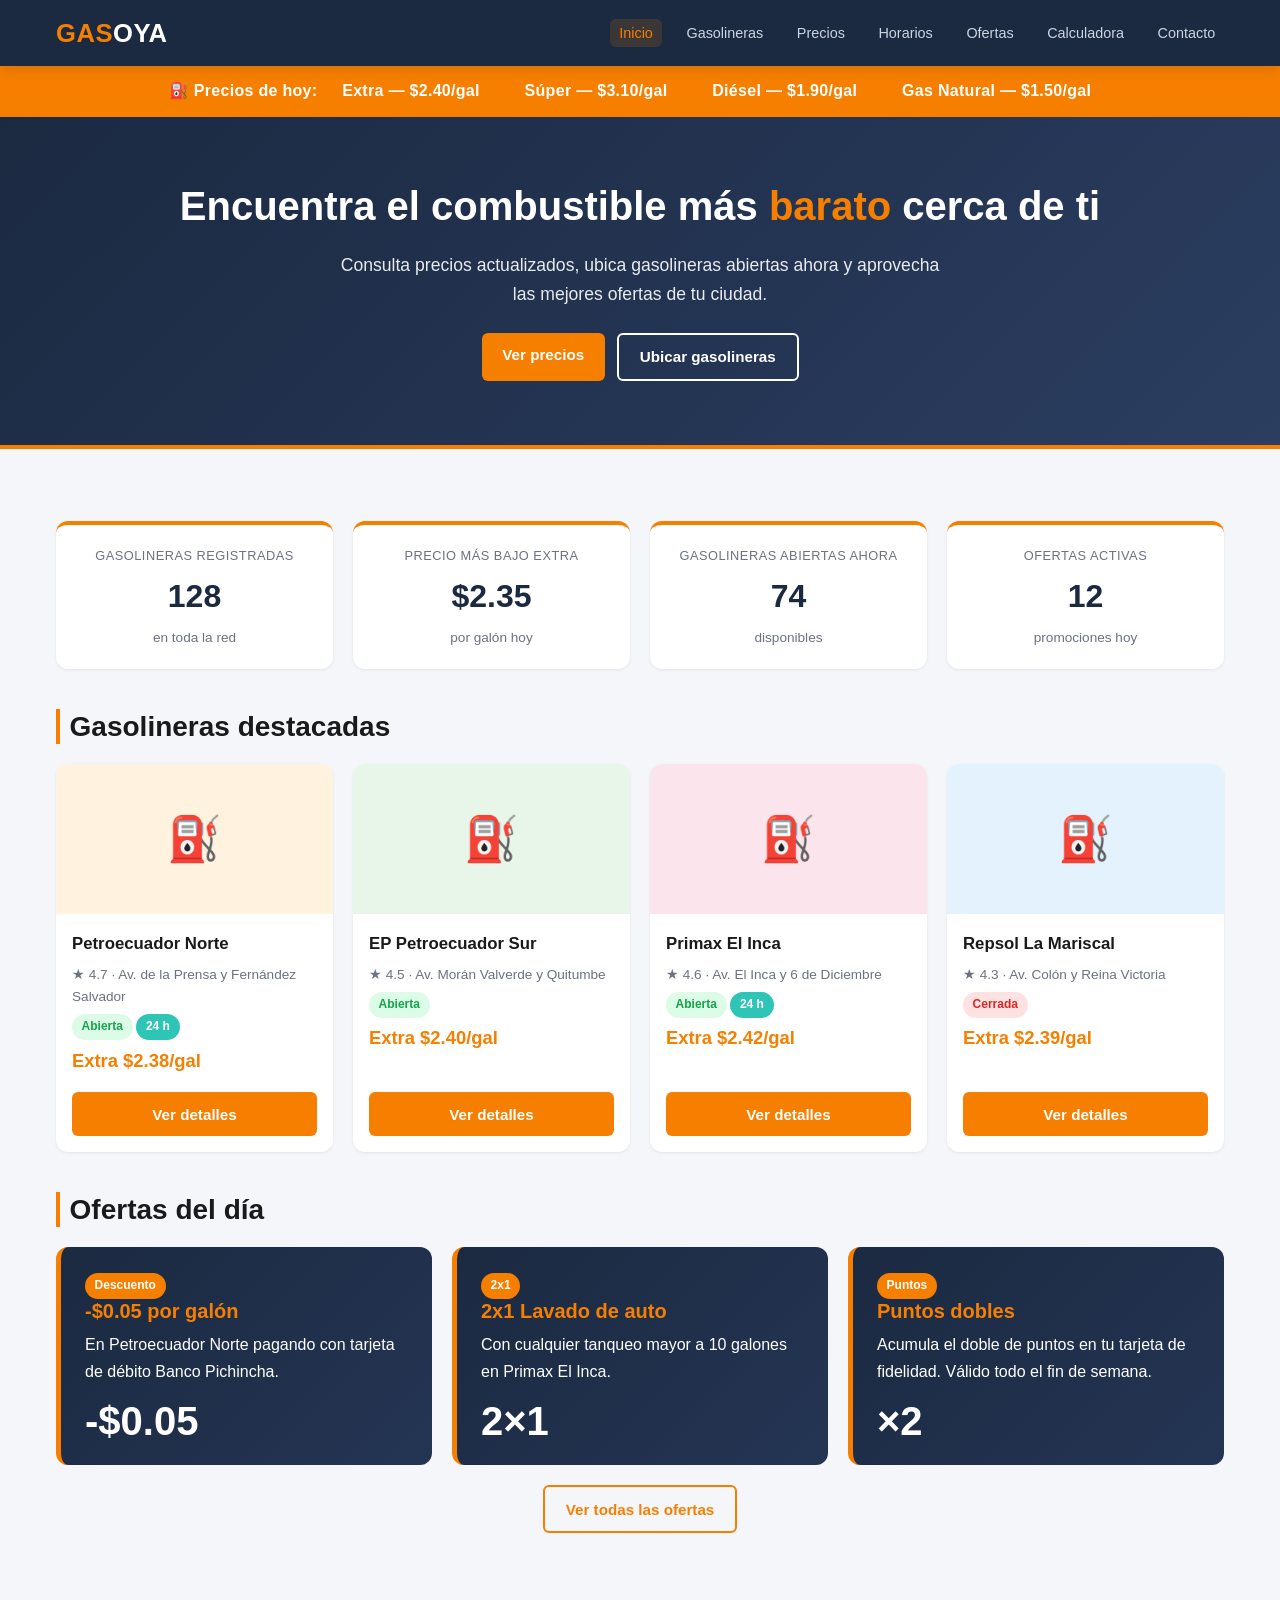
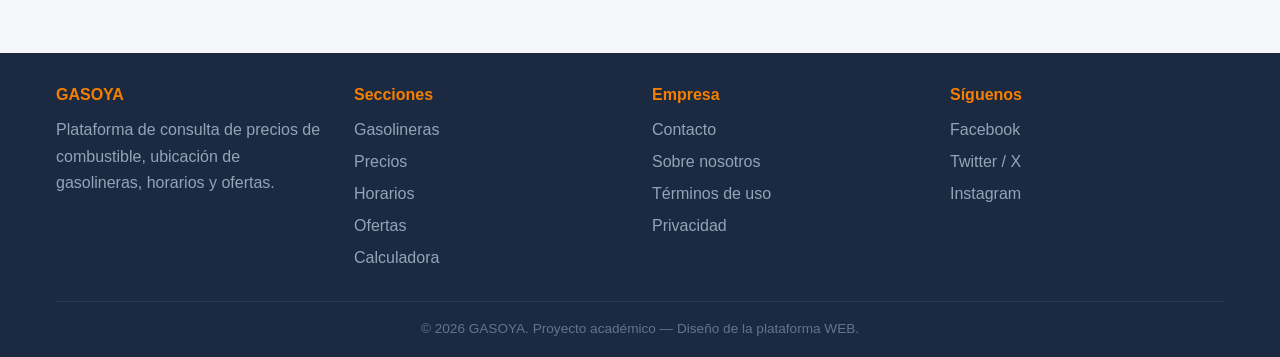
<file: site/index.html>
<!DOCTYPE html>
<html lang="es">
<head>
  <meta charset="UTF-8" />
  <meta name="viewport" content="width=device-width, initial-scale=1.0" />
  <meta name="description" content="GASOYA — Consulta precios de combustible, ubica gasolineras, revisa horarios y aprovecha ofertas." />
  <title>GASOYA — Precios de combustible en línea</title>
  <link rel="stylesheet" href="css/base.css" />
  <link rel="stylesheet" href="css/layout.css" />
  <link rel="stylesheet" href="css/components.css" />
  <link rel="stylesheet" href="css/pages.css" />
</head>
<body>

  <header class="site-header">
    <div class="container">
      <a href="index.html" class="site-logo">GAS<span>OYA</span></a>

      <nav class="main-nav" aria-label="Navegación principal">
        <ul>
          <li><a href="index.html" class="active">Inicio</a></li>
          <li><a href="pages/gasolineras.html">Gasolineras</a></li>
          <li><a href="pages/precios.html">Precios</a></li>
          <li><a href="pages/horarios.html">Horarios</a></li>
          <li><a href="pages/ofertas.html">Ofertas</a></li>
          <li><a href="pages/calculadora.html">Calculadora</a></li>
          <li><a href="pages/contacto.html">Contacto</a></li>
        </ul>
      </nav>
    </div>
  </header>

  <!-- Banda de precios del día -->
  <div class="price-band">
    ⛽ Precios de hoy:
    <span>Extra — $2.40/gal</span>
    <span>Súper — $3.10/gal</span>
    <span>Diésel — $1.90/gal</span>
    <span>Gas Natural — $1.50/gal</span>
  </div>

  <section class="hero">
    <div class="container">
      <h1>Encuentra el combustible más <span>barato</span> cerca de ti</h1>
      <p>Consulta precios actualizados, ubica gasolineras abiertas ahora y aprovecha las mejores ofertas de tu ciudad.</p>
      <div class="hero-actions">
        <a href="pages/precios.html" class="btn btn-primary">Ver precios</a>
        <a href="pages/gasolineras.html" class="btn btn-outline-white">Ubicar gasolineras</a>
      </div>
    </div>
  </section>

  <main>
    <div class="container">

      <!-- Estadísticas rápidas -->
      <section class="section">
        <div class="grid grid-stats">
          <div class="stat-box">
            <div class="stat-label">Gasolineras registradas</div>
            <div class="stat-value">128</div>
            <div class="stat-unit">en toda la red</div>
          </div>
          <div class="stat-box">
            <div class="stat-label">Precio más bajo Extra</div>
            <div class="stat-value">$2.35</div>
            <div class="stat-unit">por galón hoy</div>
          </div>
          <div class="stat-box">
            <div class="stat-label">Gasolineras abiertas ahora</div>
            <div class="stat-value">74</div>
            <div class="stat-unit">disponibles</div>
          </div>
          <div class="stat-box">
            <div class="stat-label">Ofertas activas</div>
            <div class="stat-value">12</div>
            <div class="stat-unit">promociones hoy</div>
          </div>
        </div>
      </section>

      <!-- Gasolineras destacadas -->
      <section class="section">
        <h2 class="section-title">Gasolineras destacadas</h2>
        <div class="grid grid-cards">
          <article class="card">
            <div class="card-img" style="background-color:#FFF3E0;">⛽</div>
            <div class="card-body">
              <div class="card-title">Petroecuador Norte</div>
              <div class="card-meta">★ 4.7 · Av. de la Prensa y Fernández Salvador</div>
              <div class="card-meta"><span class="badge badge-open">Abierta</span> <span class="badge badge-24h">24 h</span></div>
              <div class="card-price">Extra $2.38/gal</div>
            </div>
            <div class="card-foot">
              <a href="pages/gasolineras.html" class="btn btn-primary btn-block">Ver detalles</a>
            </div>
          </article>

          <article class="card">
            <div class="card-img" style="background-color:#E8F5E9;">⛽</div>
            <div class="card-body">
              <div class="card-title">EP Petroecuador Sur</div>
              <div class="card-meta">★ 4.5 · Av. Morán Valverde y Quitumbe</div>
              <div class="card-meta"><span class="badge badge-open">Abierta</span></div>
              <div class="card-price">Extra $2.40/gal</div>
            </div>
            <div class="card-foot">
              <a href="pages/gasolineras.html" class="btn btn-primary btn-block">Ver detalles</a>
            </div>
          </article>

          <article class="card">
            <div class="card-img" style="background-color:#FCE4EC;">⛽</div>
            <div class="card-body">
              <div class="card-title">Primax El Inca</div>
              <div class="card-meta">★ 4.6 · Av. El Inca y 6 de Diciembre</div>
              <div class="card-meta"><span class="badge badge-open">Abierta</span> <span class="badge badge-24h">24 h</span></div>
              <div class="card-price">Extra $2.42/gal</div>
            </div>
            <div class="card-foot">
              <a href="pages/gasolineras.html" class="btn btn-primary btn-block">Ver detalles</a>
            </div>
          </article>

          <article class="card">
            <div class="card-img" style="background-color:#E3F2FD;">⛽</div>
            <div class="card-body">
              <div class="card-title">Repsol La Mariscal</div>
              <div class="card-meta">★ 4.3 · Av. Colón y Reina Victoria</div>
              <div class="card-meta"><span class="badge badge-closed">Cerrada</span></div>
              <div class="card-price">Extra $2.39/gal</div>
            </div>
            <div class="card-foot">
              <a href="pages/gasolineras.html" class="btn btn-primary btn-block">Ver detalles</a>
            </div>
          </article>
        </div>
      </section>

      <!-- Ofertas del día -->
      <section class="section">
        <h2 class="section-title">Ofertas del día</h2>
        <div class="grid grid-offers">
          <div class="offer-card">
            <span class="badge badge-offer">Descuento</span>
            <h3>-$0.05 por galón</h3>
            <p>En Petroecuador Norte pagando con tarjeta de débito Banco Pichincha.</p>
            <div class="discount">-$0.05</div>
          </div>
          <div class="offer-card">
            <span class="badge badge-offer">2x1</span>
            <h3>2x1 Lavado de auto</h3>
            <p>Con cualquier tanqueo mayor a 10 galones en Primax El Inca.</p>
            <div class="discount">2×1</div>
          </div>
          <div class="offer-card">
            <span class="badge badge-offer">Puntos</span>
            <h3>Puntos dobles</h3>
            <p>Acumula el doble de puntos en tu tarjeta de fidelidad. Válido todo el fin de semana.</p>
            <div class="discount">×2</div>
          </div>
        </div>
        <div style="text-align:center; margin-top:1.25rem;">
          <a href="pages/ofertas.html" class="btn btn-outline">Ver todas las ofertas</a>
        </div>
      </section>

    </div>
  </main>

  <footer class="site-footer">
    <div class="container">
      <div class="footer-cols">
        <div>
          <h4>GASOYA</h4>
          <p>Plataforma de consulta de precios de combustible, ubicación de gasolineras, horarios y ofertas.</p>
        </div>
        <div>
          <h4>Secciones</h4>
          <ul>
            <li><a href="pages/gasolineras.html">Gasolineras</a></li>
            <li><a href="pages/precios.html">Precios</a></li>
            <li><a href="pages/horarios.html">Horarios</a></li>
            <li><a href="pages/ofertas.html">Ofertas</a></li>
            <li><a href="pages/calculadora.html">Calculadora</a></li>
          </ul>
        </div>
        <div>
          <h4>Empresa</h4>
          <ul>
            <li><a href="pages/contacto.html">Contacto</a></li>
            <li><a href="#">Sobre nosotros</a></li>
            <li><a href="#">Términos de uso</a></li>
            <li><a href="#">Privacidad</a></li>
          </ul>
        </div>
        <div>
          <h4>Síguenos</h4>
          <ul>
            <li><a href="#">Facebook</a></li>
            <li><a href="#">Twitter / X</a></li>
            <li><a href="#">Instagram</a></li>
          </ul>
        </div>
      </div>
      <div class="footer-bottom">
        &copy; 2026 GASOYA. Proyecto académico — Diseño de la plataforma WEB.
      </div>
    </div>
  </footer>

</body>
</html>
</file>
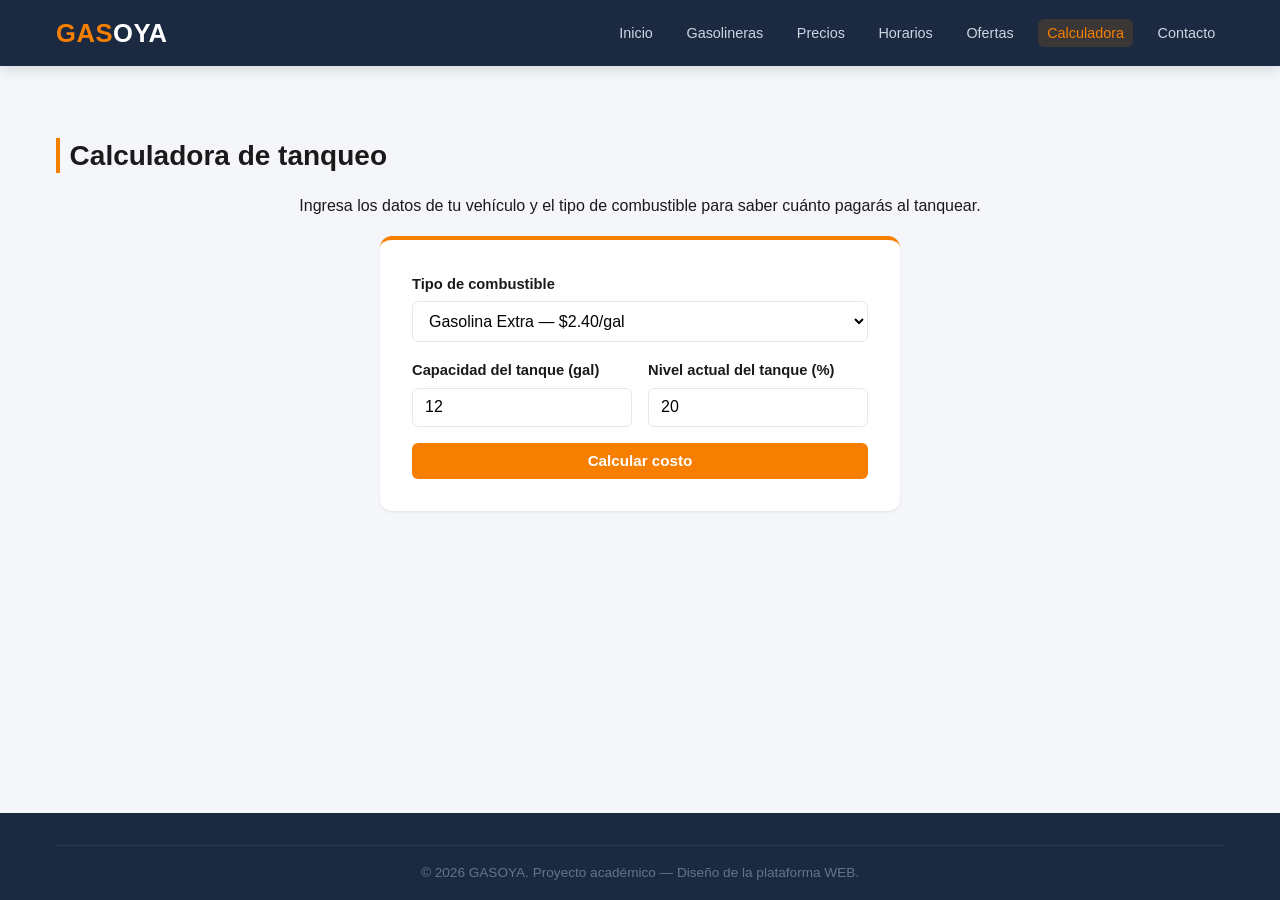
<file: site/pages/calculadora.html>
<!DOCTYPE html>
<html lang="es">
<head>
  <meta charset="UTF-8" />
  <meta name="viewport" content="width=device-width, initial-scale=1.0" />
  <title>Calculadora — GASOYA</title>
  <link rel="stylesheet" href="../css/base.css" />
  <link rel="stylesheet" href="../css/layout.css" />
  <link rel="stylesheet" href="../css/components.css" />
  <link rel="stylesheet" href="../css/pages.css" />
</head>
<body>
  <header class="site-header">
    <div class="container">
      <a href="../index.html" class="site-logo">GAS<span>OYA</span></a>
      <nav class="main-nav">
        <ul>
          <li><a href="../index.html">Inicio</a></li>
          <li><a href="gasolineras.html">Gasolineras</a></li>
          <li><a href="precios.html">Precios</a></li>
          <li><a href="horarios.html">Horarios</a></li>
          <li><a href="ofertas.html">Ofertas</a></li>
          <li><a href="calculadora.html" class="active">Calculadora</a></li>
          <li><a href="contacto.html">Contacto</a></li>
        </ul>
      </nav>
    </div>
  </header>

  <main>
    <div class="container">
      <section class="section">
        <h2 class="section-title">Calculadora de tanqueo</h2>
        <p style="text-align:center;">Ingresa los datos de tu vehículo y el tipo de combustible para saber cuánto pagarás al tanquear.</p>

        <div class="calc-box">
          <div class="form-row">
            <label class="form-label" for="tipo">Tipo de combustible</label>
            <select class="form-select" id="tipo">
              <option value="2.40">Gasolina Extra — $2.40/gal</option>
              <option value="3.10">Gasolina Súper — $3.10/gal</option>
              <option value="1.90">Diésel — $1.90/gal</option>
              <option value="1.50">Gas Natural — $1.50/gal</option>
            </select>
          </div>

          <div class="form-row two-cols">
            <div>
              <label class="form-label" for="capacidad">Capacidad del tanque (gal)</label>
              <input class="form-input" id="capacidad" type="number" min="1" max="100" value="12" />
            </div>
            <div>
              <label class="form-label" for="nivel">Nivel actual del tanque (%)</label>
              <input class="form-input" id="nivel" type="number" min="0" max="100" value="20" />
            </div>
          </div>

          <button class="btn btn-primary btn-block" type="button" onclick="calcular()">Calcular costo</button>

          <div class="calc-result" id="resultado"></div>
        </div>
      </section>
    </div>
  </main>

  <footer class="site-footer">
    <div class="container">
      <div class="footer-bottom">&copy; 2026 GASOYA. Proyecto académico — Diseño de la plataforma WEB.</div>
    </div>
  </footer>

  <script>
    function calcular() {
      var precio    = parseFloat(document.getElementById('tipo').value);
      var capacidad = parseFloat(document.getElementById('capacidad').value);
      var nivel     = parseFloat(document.getElementById('nivel').value);

      if (isNaN(capacidad) || isNaN(nivel) || capacidad <= 0 || nivel < 0 || nivel > 100) {
        alert('Por favor ingresa valores válidos.');
        return;
      }

      var galonesFaltantes = capacidad * ((100 - nivel) / 100);
      var costo = galonesFaltantes * precio;
      var div = document.getElementById('resultado');
      div.style.display = 'block';
      div.innerHTML =
        '⛽ Necesitas <strong>' + galonesFaltantes.toFixed(2) + ' galones</strong> para llenar el tanque.<br>' +
        '💰 Costo estimado: <strong>$' + costo.toFixed(2) + '</strong>';
    }
  </script>
</body>
</html>
</file>
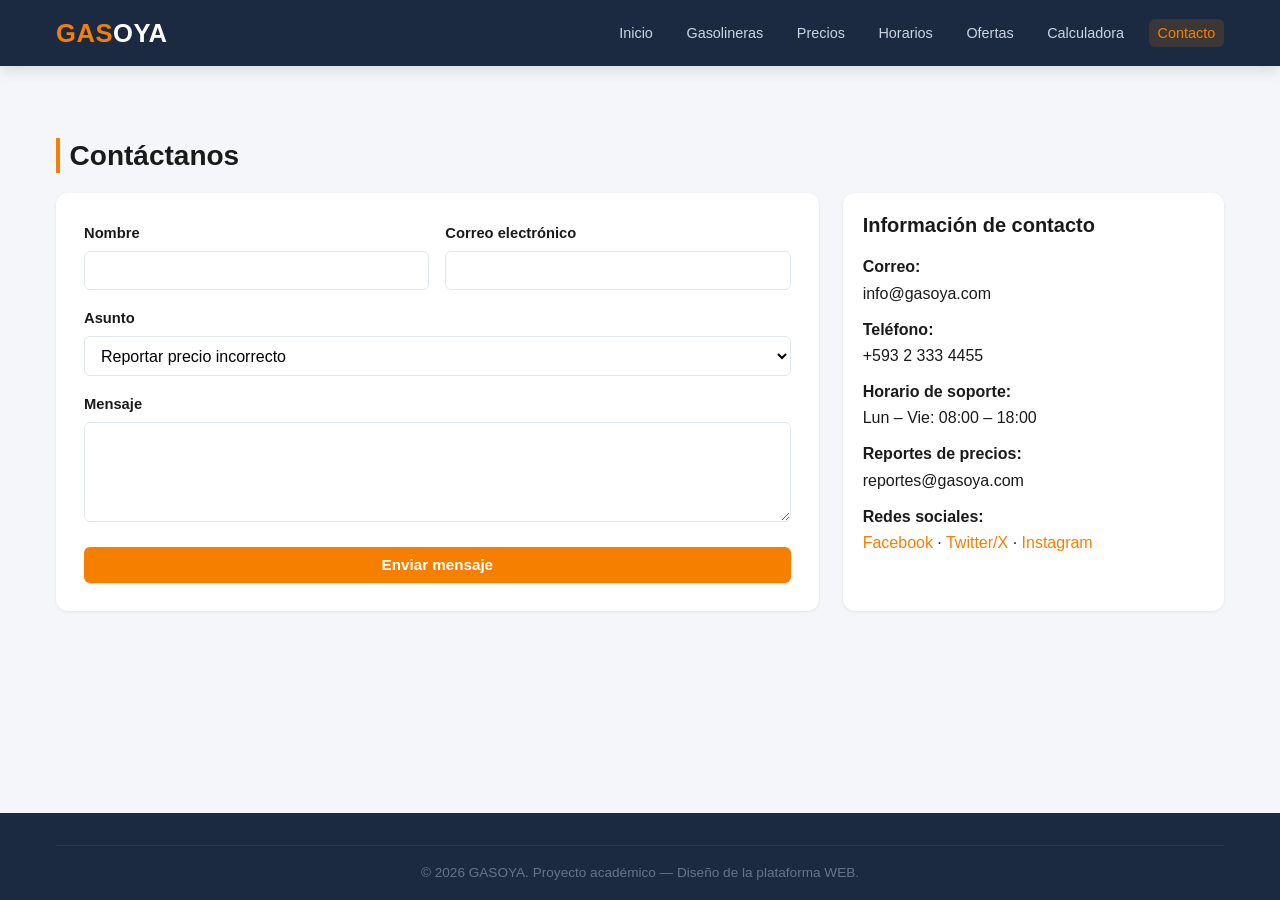
<file: site/pages/contacto.html>
<!DOCTYPE html>
<html lang="es">
<head>
  <meta charset="UTF-8" />
  <meta name="viewport" content="width=device-width, initial-scale=1.0" />
  <title>Contacto — GASOYA</title>
  <link rel="stylesheet" href="../css/base.css" />
  <link rel="stylesheet" href="../css/layout.css" />
  <link rel="stylesheet" href="../css/components.css" />
  <link rel="stylesheet" href="../css/pages.css" />
</head>
<body>
  <header class="site-header">
    <div class="container">
      <a href="../index.html" class="site-logo">GAS<span>OYA</span></a>
      <nav class="main-nav">
        <ul>
          <li><a href="../index.html">Inicio</a></li>
          <li><a href="gasolineras.html">Gasolineras</a></li>
          <li><a href="precios.html">Precios</a></li>
          <li><a href="horarios.html">Horarios</a></li>
          <li><a href="ofertas.html">Ofertas</a></li>
          <li><a href="calculadora.html">Calculadora</a></li>
          <li><a href="contacto.html" class="active">Contacto</a></li>
        </ul>
      </nav>
    </div>
  </header>

  <main>
    <div class="container">
      <section class="section">
        <h2 class="section-title">Contáctanos</h2>

        <div class="info-grid">
          <form class="form" onsubmit="event.preventDefault(); alert('Mensaje enviado (simulación). Funcionalidad real en la Entrega Final con Spring Boot.');">
            <div class="form-row two-cols">
              <div>
                <label class="form-label" for="nombre">Nombre</label>
                <input class="form-input" id="nombre" type="text" required />
              </div>
              <div>
                <label class="form-label" for="email">Correo electrónico</label>
                <input class="form-input" id="email" type="email" required />
              </div>
            </div>
            <div class="form-row">
              <label class="form-label" for="asunto">Asunto</label>
              <select class="form-select" id="asunto">
                <option>Reportar precio incorrecto</option>
                <option>Agregar una gasolinera</option>
                <option>Consulta general</option>
                <option>Problema técnico</option>
              </select>
            </div>
            <div class="form-row">
              <label class="form-label" for="mensaje">Mensaje</label>
              <textarea class="form-textarea" id="mensaje" required></textarea>
            </div>
            <button type="submit" class="btn btn-primary btn-block">Enviar mensaje</button>
          </form>

          <aside class="info-box">
            <h3>Información de contacto</h3>
            <p><strong>Correo:</strong><br />info@gasoya.com</p>
            <p><strong>Teléfono:</strong><br />+593 2 333 4455</p>
            <p><strong>Horario de soporte:</strong><br />Lun – Vie: 08:00 – 18:00</p>
            <p><strong>Reportes de precios:</strong><br />reportes@gasoya.com</p>
            <p><strong>Redes sociales:</strong><br />
              <a href="#">Facebook</a> ·
              <a href="#">Twitter/X</a> ·
              <a href="#">Instagram</a>
            </p>
          </aside>
        </div>
      </section>
    </div>
  </main>

  <footer class="site-footer">
    <div class="container">
      <div class="footer-bottom">&copy; 2026 GASOYA. Proyecto académico — Diseño de la plataforma WEB.</div>
    </div>
  </footer>
</body>
</html>
</file>
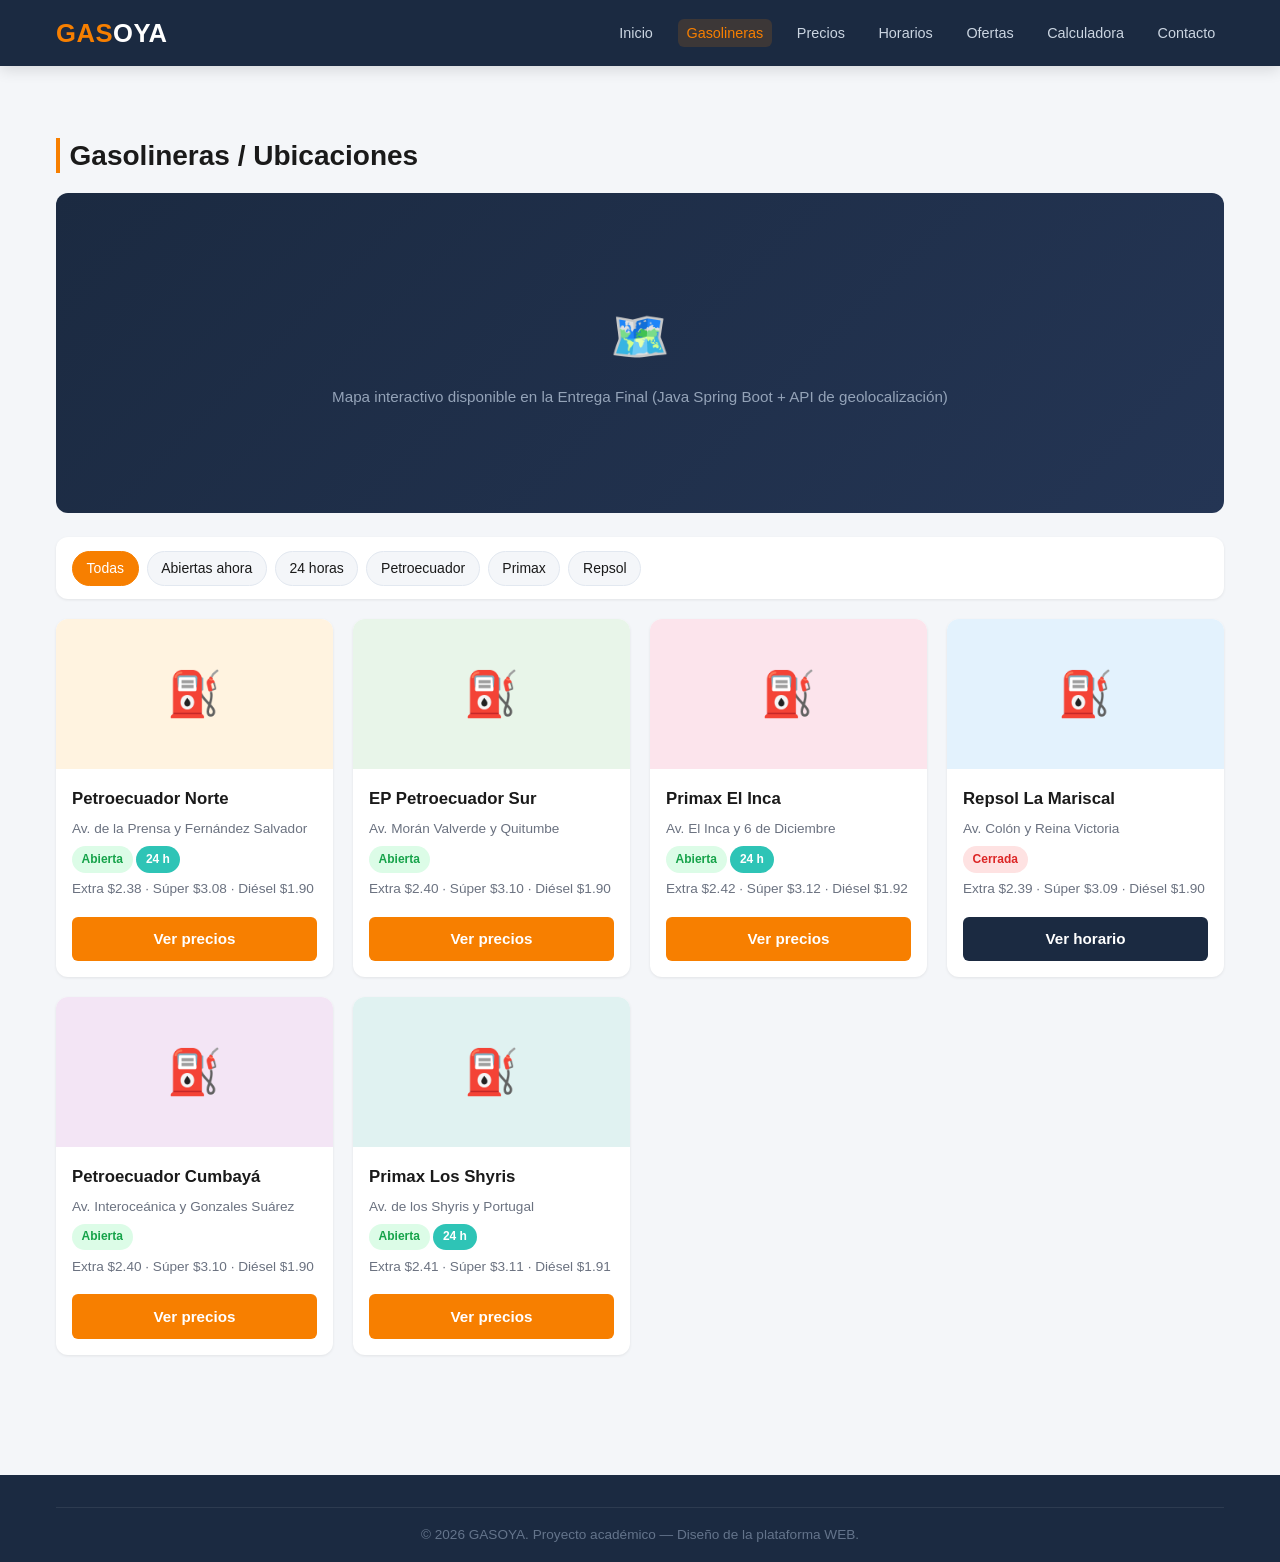
<file: site/pages/gasolineras.html>
<!DOCTYPE html>
<html lang="es">
<head>
  <meta charset="UTF-8" />
  <meta name="viewport" content="width=device-width, initial-scale=1.0" />
  <title>Gasolineras — GASOYA</title>
  <link rel="stylesheet" href="../css/base.css" />
  <link rel="stylesheet" href="../css/layout.css" />
  <link rel="stylesheet" href="../css/components.css" />
  <link rel="stylesheet" href="../css/pages.css" />
</head>
<body>
  <header class="site-header">
    <div class="container">
      <a href="../index.html" class="site-logo">GAS<span>OYA</span></a>
      <nav class="main-nav">
        <ul>
          <li><a href="../index.html">Inicio</a></li>
          <li><a href="gasolineras.html" class="active">Gasolineras</a></li>
          <li><a href="precios.html">Precios</a></li>
          <li><a href="horarios.html">Horarios</a></li>
          <li><a href="ofertas.html">Ofertas</a></li>
          <li><a href="calculadora.html">Calculadora</a></li>
          <li><a href="contacto.html">Contacto</a></li>
        </ul>
      </nav>
    </div>
  </header>

  <main>
    <div class="container">

      <section class="section">
        <h2 class="section-title">Gasolineras / Ubicaciones</h2>

        <!-- Mapa placeholder -->
        <div class="map-placeholder" style="margin-bottom:1.5rem;">
          <div class="map-icon">🗺️</div>
          <div>Mapa interactivo disponible en la Entrega Final (Java Spring Boot + API de geolocalización)</div>
        </div>

        <!-- Filtros -->
        <div class="filters">
          <span class="filter-chip active">Todas</span>
          <span class="filter-chip">Abiertas ahora</span>
          <span class="filter-chip">24 horas</span>
          <span class="filter-chip">Petroecuador</span>
          <span class="filter-chip">Primax</span>
          <span class="filter-chip">Repsol</span>
        </div>

        <div class="grid grid-cards">
          <article class="card">
            <div class="card-img" style="background-color:#FFF3E0;">⛽</div>
            <div class="card-body">
              <div class="card-title">Petroecuador Norte</div>
              <div class="card-meta">Av. de la Prensa y Fernández Salvador</div>
              <div class="card-meta"><span class="badge badge-open">Abierta</span> <span class="badge badge-24h">24 h</span></div>
              <div class="card-meta">Extra $2.38 · Súper $3.08 · Diésel $1.90</div>
            </div>
            <div class="card-foot">
              <a href="precios.html" class="btn btn-primary btn-block">Ver precios</a>
            </div>
          </article>

          <article class="card">
            <div class="card-img" style="background-color:#E8F5E9;">⛽</div>
            <div class="card-body">
              <div class="card-title">EP Petroecuador Sur</div>
              <div class="card-meta">Av. Morán Valverde y Quitumbe</div>
              <div class="card-meta"><span class="badge badge-open">Abierta</span></div>
              <div class="card-meta">Extra $2.40 · Súper $3.10 · Diésel $1.90</div>
            </div>
            <div class="card-foot">
              <a href="precios.html" class="btn btn-primary btn-block">Ver precios</a>
            </div>
          </article>

          <article class="card">
            <div class="card-img" style="background-color:#FCE4EC;">⛽</div>
            <div class="card-body">
              <div class="card-title">Primax El Inca</div>
              <div class="card-meta">Av. El Inca y 6 de Diciembre</div>
              <div class="card-meta"><span class="badge badge-open">Abierta</span> <span class="badge badge-24h">24 h</span></div>
              <div class="card-meta">Extra $2.42 · Súper $3.12 · Diésel $1.92</div>
            </div>
            <div class="card-foot">
              <a href="precios.html" class="btn btn-primary btn-block">Ver precios</a>
            </div>
          </article>

          <article class="card">
            <div class="card-img" style="background-color:#E3F2FD;">⛽</div>
            <div class="card-body">
              <div class="card-title">Repsol La Mariscal</div>
              <div class="card-meta">Av. Colón y Reina Victoria</div>
              <div class="card-meta"><span class="badge badge-closed">Cerrada</span></div>
              <div class="card-meta">Extra $2.39 · Súper $3.09 · Diésel $1.90</div>
            </div>
            <div class="card-foot">
              <a href="horarios.html" class="btn btn-secondary btn-block">Ver horario</a>
            </div>
          </article>

          <article class="card">
            <div class="card-img" style="background-color:#F3E5F5;">⛽</div>
            <div class="card-body">
              <div class="card-title">Petroecuador Cumbayá</div>
              <div class="card-meta">Av. Interoceánica y Gonzales Suárez</div>
              <div class="card-meta"><span class="badge badge-open">Abierta</span></div>
              <div class="card-meta">Extra $2.40 · Súper $3.10 · Diésel $1.90</div>
            </div>
            <div class="card-foot">
              <a href="precios.html" class="btn btn-primary btn-block">Ver precios</a>
            </div>
          </article>

          <article class="card">
            <div class="card-img" style="background-color:#E0F2F1;">⛽</div>
            <div class="card-body">
              <div class="card-title">Primax Los Shyris</div>
              <div class="card-meta">Av. de los Shyris y Portugal</div>
              <div class="card-meta"><span class="badge badge-open">Abierta</span> <span class="badge badge-24h">24 h</span></div>
              <div class="card-meta">Extra $2.41 · Súper $3.11 · Diésel $1.91</div>
            </div>
            <div class="card-foot">
              <a href="precios.html" class="btn btn-primary btn-block">Ver precios</a>
            </div>
          </article>
        </div>
      </section>
    </div>
  </main>

  <footer class="site-footer">
    <div class="container">
      <div class="footer-bottom">&copy; 2026 GASOYA. Proyecto académico — Diseño de la plataforma WEB.</div>
    </div>
  </footer>
</body>
</html>
</file>
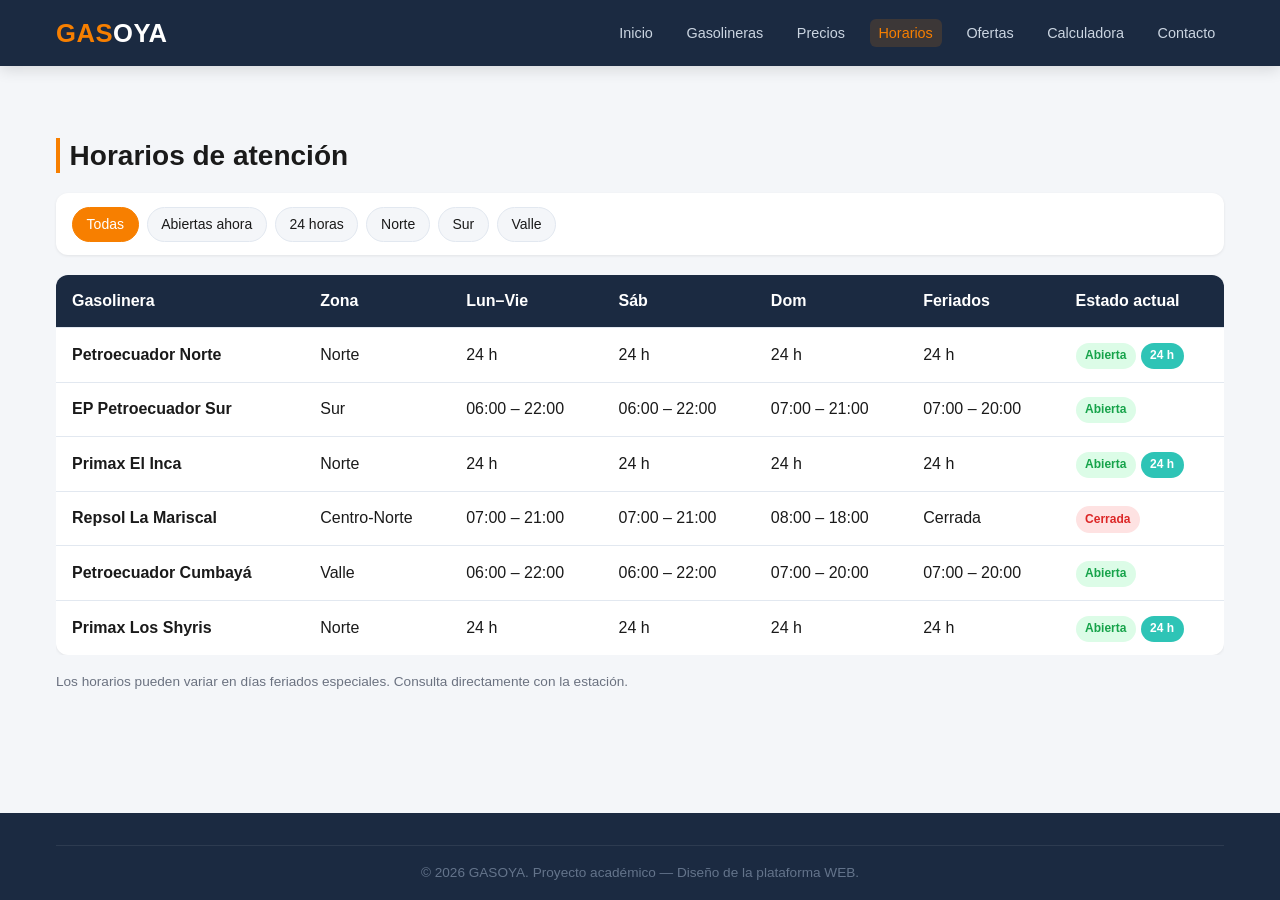
<file: site/pages/horarios.html>
<!DOCTYPE html>
<html lang="es">
<head>
  <meta charset="UTF-8" />
  <meta name="viewport" content="width=device-width, initial-scale=1.0" />
  <title>Horarios — GASOYA</title>
  <link rel="stylesheet" href="../css/base.css" />
  <link rel="stylesheet" href="../css/layout.css" />
  <link rel="stylesheet" href="../css/components.css" />
  <link rel="stylesheet" href="../css/pages.css" />
</head>
<body>
  <header class="site-header">
    <div class="container">
      <a href="../index.html" class="site-logo">GAS<span>OYA</span></a>
      <nav class="main-nav">
        <ul>
          <li><a href="../index.html">Inicio</a></li>
          <li><a href="gasolineras.html">Gasolineras</a></li>
          <li><a href="precios.html">Precios</a></li>
          <li><a href="horarios.html" class="active">Horarios</a></li>
          <li><a href="ofertas.html">Ofertas</a></li>
          <li><a href="calculadora.html">Calculadora</a></li>
          <li><a href="contacto.html">Contacto</a></li>
        </ul>
      </nav>
    </div>
  </header>

  <main>
    <div class="container">
      <section class="section">
        <h2 class="section-title">Horarios de atención</h2>

        <div class="filters">
          <span class="filter-chip active">Todas</span>
          <span class="filter-chip">Abiertas ahora</span>
          <span class="filter-chip">24 horas</span>
          <span class="filter-chip">Norte</span>
          <span class="filter-chip">Sur</span>
          <span class="filter-chip">Valle</span>
        </div>

        <div style="overflow-x:auto;">
          <table class="hours-table">
            <thead>
              <tr>
                <th>Gasolinera</th>
                <th>Zona</th>
                <th>Lun–Vie</th>
                <th>Sáb</th>
                <th>Dom</th>
                <th>Feriados</th>
                <th>Estado actual</th>
              </tr>
            </thead>
            <tbody>
              <tr>
                <td><strong>Petroecuador Norte</strong></td>
                <td>Norte</td>
                <td>24 h</td>
                <td>24 h</td>
                <td>24 h</td>
                <td>24 h</td>
                <td><span class="badge badge-open">Abierta</span> <span class="badge badge-24h">24 h</span></td>
              </tr>
              <tr>
                <td><strong>EP Petroecuador Sur</strong></td>
                <td>Sur</td>
                <td>06:00 – 22:00</td>
                <td>06:00 – 22:00</td>
                <td>07:00 – 21:00</td>
                <td>07:00 – 20:00</td>
                <td><span class="badge badge-open">Abierta</span></td>
              </tr>
              <tr>
                <td><strong>Primax El Inca</strong></td>
                <td>Norte</td>
                <td>24 h</td>
                <td>24 h</td>
                <td>24 h</td>
                <td>24 h</td>
                <td><span class="badge badge-open">Abierta</span> <span class="badge badge-24h">24 h</span></td>
              </tr>
              <tr>
                <td><strong>Repsol La Mariscal</strong></td>
                <td>Centro-Norte</td>
                <td>07:00 – 21:00</td>
                <td>07:00 – 21:00</td>
                <td>08:00 – 18:00</td>
                <td>Cerrada</td>
                <td><span class="badge badge-closed">Cerrada</span></td>
              </tr>
              <tr>
                <td><strong>Petroecuador Cumbayá</strong></td>
                <td>Valle</td>
                <td>06:00 – 22:00</td>
                <td>06:00 – 22:00</td>
                <td>07:00 – 20:00</td>
                <td>07:00 – 20:00</td>
                <td><span class="badge badge-open">Abierta</span></td>
              </tr>
              <tr>
                <td><strong>Primax Los Shyris</strong></td>
                <td>Norte</td>
                <td>24 h</td>
                <td>24 h</td>
                <td>24 h</td>
                <td>24 h</td>
                <td><span class="badge badge-open">Abierta</span> <span class="badge badge-24h">24 h</span></td>
              </tr>
            </tbody>
          </table>
        </div>

        <p style="margin-top:1rem;font-size:.85rem;color:var(--color-muted);">
          Los horarios pueden variar en días feriados especiales. Consulta directamente con la estación.
        </p>
      </section>
    </div>
  </main>

  <footer class="site-footer">
    <div class="container">
      <div class="footer-bottom">&copy; 2026 GASOYA. Proyecto académico — Diseño de la plataforma WEB.</div>
    </div>
  </footer>
</body>
</html>
</file>
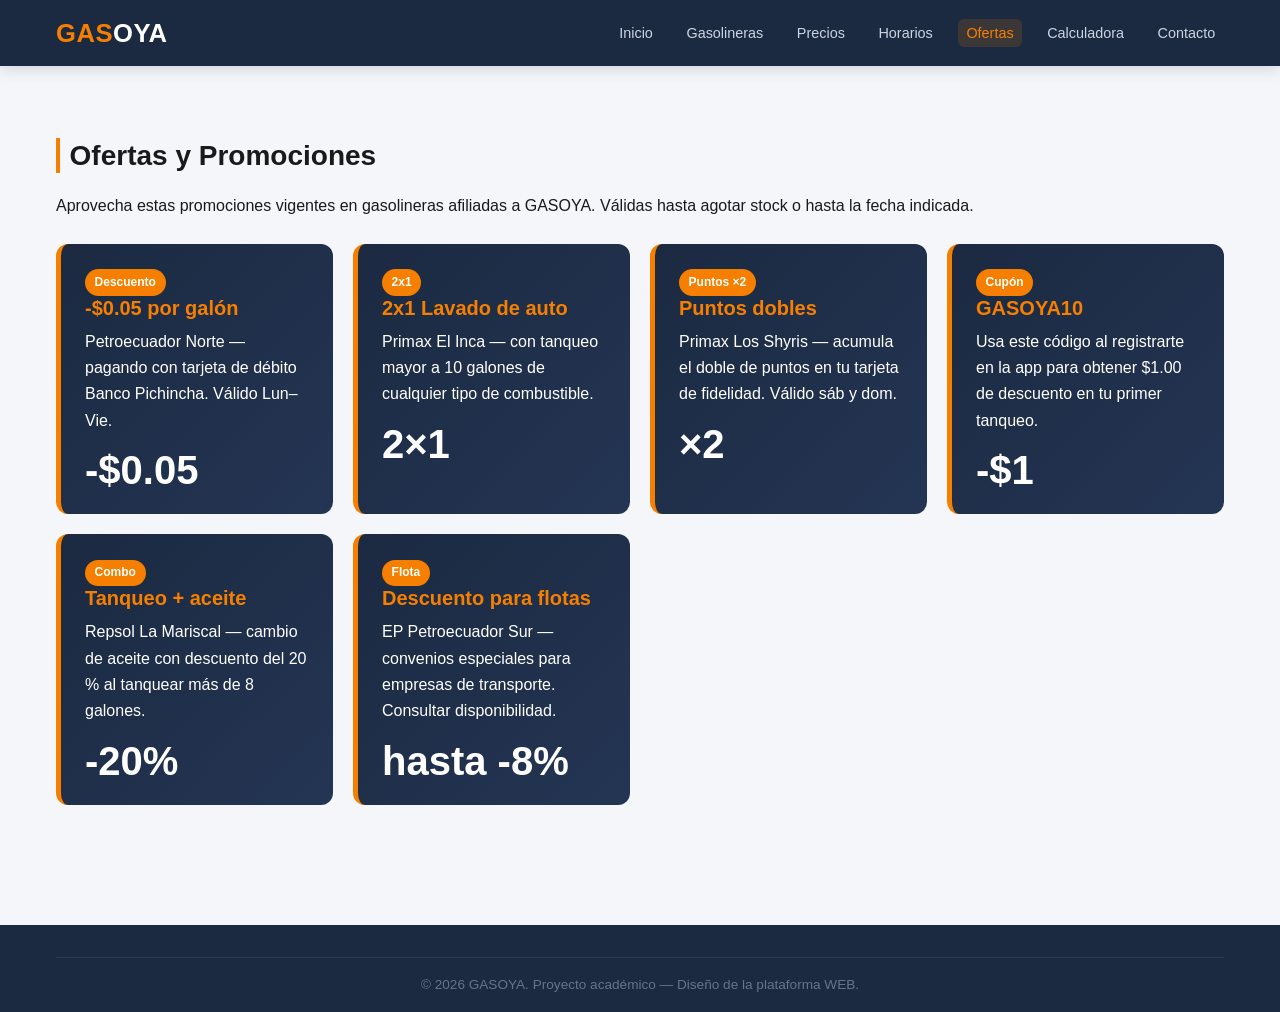
<file: site/pages/ofertas.html>
<!DOCTYPE html>
<html lang="es">
<head>
  <meta charset="UTF-8" />
  <meta name="viewport" content="width=device-width, initial-scale=1.0" />
  <title>Ofertas — GASOYA</title>
  <link rel="stylesheet" href="../css/base.css" />
  <link rel="stylesheet" href="../css/layout.css" />
  <link rel="stylesheet" href="../css/components.css" />
  <link rel="stylesheet" href="../css/pages.css" />
</head>
<body>
  <header class="site-header">
    <div class="container">
      <a href="../index.html" class="site-logo">GAS<span>OYA</span></a>
      <nav class="main-nav">
        <ul>
          <li><a href="../index.html">Inicio</a></li>
          <li><a href="gasolineras.html">Gasolineras</a></li>
          <li><a href="precios.html">Precios</a></li>
          <li><a href="horarios.html">Horarios</a></li>
          <li><a href="ofertas.html" class="active">Ofertas</a></li>
          <li><a href="calculadora.html">Calculadora</a></li>
          <li><a href="contacto.html">Contacto</a></li>
        </ul>
      </nav>
    </div>
  </header>

  <main>
    <div class="container">
      <section class="section">
        <h2 class="section-title">Ofertas y Promociones</h2>
        <p>Aprovecha estas promociones vigentes en gasolineras afiliadas a GASOYA. Válidas hasta agotar stock o hasta la fecha indicada.</p>

        <div class="grid grid-offers" style="margin-top:1.5rem;">
          <div class="offer-card">
            <span class="badge badge-offer">Descuento</span>
            <h3>-$0.05 por galón</h3>
            <p>Petroecuador Norte — pagando con tarjeta de débito Banco Pichincha. Válido Lun–Vie.</p>
            <div class="discount">-$0.05</div>
          </div>

          <div class="offer-card">
            <span class="badge badge-offer">2x1</span>
            <h3>2x1 Lavado de auto</h3>
            <p>Primax El Inca — con tanqueo mayor a 10 galones de cualquier tipo de combustible.</p>
            <div class="discount">2×1</div>
          </div>

          <div class="offer-card">
            <span class="badge badge-offer">Puntos ×2</span>
            <h3>Puntos dobles</h3>
            <p>Primax Los Shyris — acumula el doble de puntos en tu tarjeta de fidelidad. Válido sáb y dom.</p>
            <div class="discount">×2</div>
          </div>

          <div class="offer-card">
            <span class="badge badge-offer">Cupón</span>
            <h3>GASOYA10</h3>
            <p>Usa este código al registrarte en la app para obtener $1.00 de descuento en tu primer tanqueo.</p>
            <div class="discount">-$1</div>
          </div>

          <div class="offer-card">
            <span class="badge badge-offer">Combo</span>
            <h3>Tanqueo + aceite</h3>
            <p>Repsol La Mariscal — cambio de aceite con descuento del 20 % al tanquear más de 8 galones.</p>
            <div class="discount">-20%</div>
          </div>

          <div class="offer-card">
            <span class="badge badge-offer">Flota</span>
            <h3>Descuento para flotas</h3>
            <p>EP Petroecuador Sur — convenios especiales para empresas de transporte. Consultar disponibilidad.</p>
            <div class="discount">hasta -8%</div>
          </div>
        </div>
      </section>
    </div>
  </main>

  <footer class="site-footer">
    <div class="container">
      <div class="footer-bottom">&copy; 2026 GASOYA. Proyecto académico — Diseño de la plataforma WEB.</div>
    </div>
  </footer>
</body>
</html>
</file>
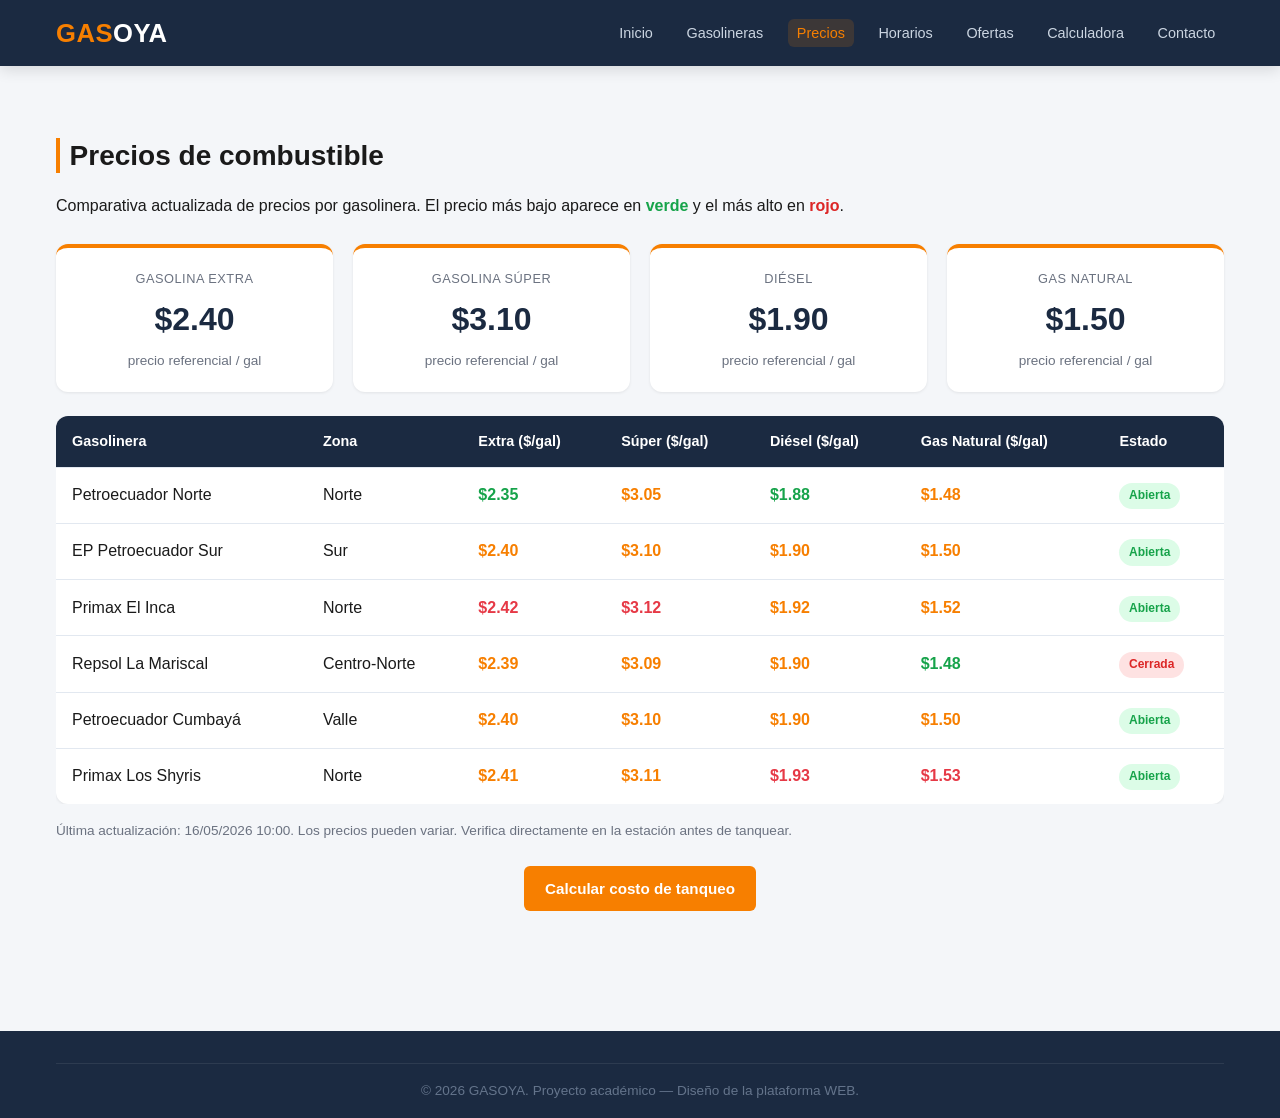
<file: site/pages/precios.html>
<!DOCTYPE html>
<html lang="es">
<head>
  <meta charset="UTF-8" />
  <meta name="viewport" content="width=device-width, initial-scale=1.0" />
  <title>Precios — GASOYA</title>
  <link rel="stylesheet" href="../css/base.css" />
  <link rel="stylesheet" href="../css/layout.css" />
  <link rel="stylesheet" href="../css/components.css" />
  <link rel="stylesheet" href="../css/pages.css" />
</head>
<body>
  <header class="site-header">
    <div class="container">
      <a href="../index.html" class="site-logo">GAS<span>OYA</span></a>
      <nav class="main-nav">
        <ul>
          <li><a href="../index.html">Inicio</a></li>
          <li><a href="gasolineras.html">Gasolineras</a></li>
          <li><a href="precios.html" class="active">Precios</a></li>
          <li><a href="horarios.html">Horarios</a></li>
          <li><a href="ofertas.html">Ofertas</a></li>
          <li><a href="calculadora.html">Calculadora</a></li>
          <li><a href="contacto.html">Contacto</a></li>
        </ul>
      </nav>
    </div>
  </header>

  <main>
    <div class="container">

      <section class="section">
        <h2 class="section-title">Precios de combustible</h2>
        <p>Comparativa actualizada de precios por gasolinera. El precio más bajo aparece en <span style="color:#16A34A;font-weight:700;">verde</span> y el más alto en <span style="color:#DC2626;font-weight:700;">rojo</span>.</p>

        <!-- Resumen tipos de combustible -->
        <div class="grid grid-stats" style="margin:1.5rem 0;">
          <div class="stat-box">
            <div class="stat-label">Gasolina Extra</div>
            <div class="stat-value">$2.40</div>
            <div class="stat-unit">precio referencial / gal</div>
          </div>
          <div class="stat-box">
            <div class="stat-label">Gasolina Súper</div>
            <div class="stat-value">$3.10</div>
            <div class="stat-unit">precio referencial / gal</div>
          </div>
          <div class="stat-box">
            <div class="stat-label">Diésel</div>
            <div class="stat-value">$1.90</div>
            <div class="stat-unit">precio referencial / gal</div>
          </div>
          <div class="stat-box">
            <div class="stat-label">Gas Natural</div>
            <div class="stat-value">$1.50</div>
            <div class="stat-unit">precio referencial / gal</div>
          </div>
        </div>

        <!-- Tabla comparativa -->
        <div style="overflow-x:auto;">
          <table class="price-table">
            <thead>
              <tr>
                <th>Gasolinera</th>
                <th>Zona</th>
                <th>Extra ($/gal)</th>
                <th>Súper ($/gal)</th>
                <th>Diésel ($/gal)</th>
                <th>Gas Natural ($/gal)</th>
                <th>Estado</th>
              </tr>
            </thead>
            <tbody>
              <tr>
                <td>Petroecuador Norte</td>
                <td>Norte</td>
                <td class="price-low">$2.35</td>
                <td class="price-tag">$3.05</td>
                <td class="price-low">$1.88</td>
                <td class="price-tag">$1.48</td>
                <td><span class="badge badge-open">Abierta</span></td>
              </tr>
              <tr>
                <td>EP Petroecuador Sur</td>
                <td>Sur</td>
                <td class="price-tag">$2.40</td>
                <td class="price-tag">$3.10</td>
                <td class="price-tag">$1.90</td>
                <td class="price-tag">$1.50</td>
                <td><span class="badge badge-open">Abierta</span></td>
              </tr>
              <tr>
                <td>Primax El Inca</td>
                <td>Norte</td>
                <td class="price-high">$2.42</td>
                <td class="price-high">$3.12</td>
                <td class="price-tag">$1.92</td>
                <td class="price-tag">$1.52</td>
                <td><span class="badge badge-open">Abierta</span></td>
              </tr>
              <tr>
                <td>Repsol La Mariscal</td>
                <td>Centro-Norte</td>
                <td class="price-tag">$2.39</td>
                <td class="price-tag">$3.09</td>
                <td class="price-tag">$1.90</td>
                <td class="price-low">$1.48</td>
                <td><span class="badge badge-closed">Cerrada</span></td>
              </tr>
              <tr>
                <td>Petroecuador Cumbayá</td>
                <td>Valle</td>
                <td class="price-tag">$2.40</td>
                <td class="price-tag">$3.10</td>
                <td class="price-tag">$1.90</td>
                <td class="price-tag">$1.50</td>
                <td><span class="badge badge-open">Abierta</span></td>
              </tr>
              <tr>
                <td>Primax Los Shyris</td>
                <td>Norte</td>
                <td class="price-tag">$2.41</td>
                <td class="price-tag">$3.11</td>
                <td class="price-high">$1.93</td>
                <td class="price-high">$1.53</td>
                <td><span class="badge badge-open">Abierta</span></td>
              </tr>
            </tbody>
          </table>
        </div>

        <p style="margin-top:1rem;font-size:.85rem;color:var(--color-muted);">
          Última actualización: 16/05/2026 10:00. Los precios pueden variar. Verifica directamente en la estación antes de tanquear.
        </p>

        <div style="text-align:center;margin-top:1.5rem;">
          <a href="calculadora.html" class="btn btn-primary">Calcular costo de tanqueo</a>
        </div>
      </section>
    </div>
  </main>

  <footer class="site-footer">
    <div class="container">
      <div class="footer-bottom">&copy; 2026 GASOYA. Proyecto académico — Diseño de la plataforma WEB.</div>
    </div>
  </footer>
</body>
</html>
</file>
<file: site/css/base.css>
/* base.css — Reset, variables, tipografía */

:root {
  --color-primary:      #F77F00;
  --color-primary-dark: #C96200;
  --color-secondary:    #1B2A41;
  --color-secondary-lt: #243554;
  --color-bg:           #F4F6F9;
  --color-surface:      #FFFFFF;
  --color-text:         #1A1A1A;
  --color-muted:        #6B7280;
  --color-accent:       #2EC4B6;
  --color-danger:       #E63946;
  --color-border:       #E2E8F0;

  --font-base:    'Segoe UI', Roboto, 'Helvetica Neue', Arial, sans-serif;
  --font-heading: 'Segoe UI', 'Trebuchet MS', sans-serif;

  --radius-sm: 6px;
  --radius-md: 12px;
  --radius-lg: 20px;

  --shadow-sm: 0 1px 3px rgba(0,0,0,.08);
  --shadow-md: 0 4px 14px rgba(0,0,0,.12);

  --max-width: 1200px;
}

*, *::before, *::after { box-sizing: border-box; margin: 0; padding: 0; }

html { scroll-behavior: smooth; }

body {
  font-family: var(--font-base);
  color: var(--color-text);
  background-color: var(--color-bg);
  line-height: 1.65;
  min-height: 100vh;
  display: flex;
  flex-direction: column;
}

h1, h2, h3, h4 {
  font-family: var(--font-heading);
  line-height: 1.25;
  margin-bottom: .5em;
}

h1 { font-size: 2.25rem; }
h2 { font-size: 1.75rem; }
h3 { font-size: 1.25rem; }

p { margin-bottom: 1em; }

a { color: var(--color-primary); text-decoration: none; transition: color .2s; }
a:hover { color: var(--color-primary-dark); }

img { max-width: 100%; height: auto; display: block; }

ul { list-style: none; }
</file>
<file: site/css/layout.css>
/* layout.css — Header, footer, grids, contenedores */

.container {
  width: 100%;
  max-width: var(--max-width);
  margin: 0 auto;
  padding: 0 1rem;
}

/* ── Header ── */
.site-header {
  background-color: var(--color-secondary);
  position: sticky;
  top: 0;
  z-index: 100;
  box-shadow: var(--shadow-md);
}

.site-header .container {
  display: flex;
  align-items: center;
  justify-content: space-between;
  flex-wrap: wrap;
  padding-top: .75rem;
  padding-bottom: .75rem;
  gap: .75rem;
}

.site-logo {
  font-family: var(--font-heading);
  font-size: 1.6rem;
  font-weight: 800;
  color: var(--color-primary);
  letter-spacing: .5px;
}

.site-logo span { color: #FFFFFF; }

.main-nav ul { display: flex; gap: 1rem; flex-wrap: wrap; }

.main-nav a {
  color: #CBD5E1;
  font-weight: 500;
  font-size: .9rem;
  padding: .35rem .55rem;
  border-radius: var(--radius-sm);
}

.main-nav a:hover,
.main-nav a.active {
  background-color: rgba(247,127,0,.15);
  color: var(--color-primary);
}

/* ── Hero ── */
.hero {
  background: linear-gradient(135deg, var(--color-secondary) 0%, var(--color-secondary-lt) 60%, #2C3E60 100%);
  color: #fff;
  padding: 4rem 1rem;
  text-align: center;
  border-bottom: 4px solid var(--color-primary);
}

.hero h1 { color: #fff; font-size: 2.5rem; }
.hero h1 span { color: var(--color-primary); }
.hero p { font-size: 1.1rem; max-width: 620px; margin: 0 auto 1.5rem; opacity: .9; }

.hero-actions { display: flex; gap: .75rem; justify-content: center; flex-wrap: wrap; }

/* ── Banda de precios ── */
.price-band {
  background-color: var(--color-primary);
  color: #fff;
  padding: .75rem 1rem;
  text-align: center;
  font-weight: 600;
  letter-spacing: .3px;
}

.price-band span { margin: 0 1.25rem; }

/* ── Main ── */
main { flex: 1; padding: 2rem 0; }

.section { margin: 2.5rem 0; }

.section-title {
  margin-bottom: 1.25rem;
  padding-left: .6rem;
  border-left: 4px solid var(--color-primary);
}

/* ── Grids ── */
.grid { display: grid; gap: 1.25rem; }
.grid-cards  { grid-template-columns: repeat(auto-fit, minmax(230px, 1fr)); }
.grid-offers { grid-template-columns: repeat(auto-fit, minmax(260px, 1fr)); }
.grid-stats  { grid-template-columns: repeat(auto-fit, minmax(160px, 1fr)); }

/* ── Footer ── */
.site-footer {
  background-color: var(--color-secondary);
  color: #94A3B8;
  padding: 2rem 0 1rem;
  margin-top: 3rem;
}

.site-footer a { color: #94A3B8; }
.site-footer a:hover { color: var(--color-primary); }

.footer-cols {
  display: grid;
  grid-template-columns: repeat(auto-fit, minmax(200px, 1fr));
  gap: 1.5rem;
  margin-bottom: 1.5rem;
}

.footer-cols h4 { color: var(--color-primary); margin-bottom: .75rem; }
.footer-cols li { margin-bottom: .35rem; }

.footer-bottom {
  text-align: center;
  padding-top: 1rem;
  border-top: 1px solid rgba(255,255,255,.08);
  font-size: .85rem;
  color: #64748B;
}

/* ── Responsive ── */
@media (max-width: 720px) {
  .site-header .container { flex-direction: column; align-items: flex-start; }
  .hero { padding: 2.5rem 1rem; }
  .hero h1 { font-size: 1.85rem; }
  .price-band span { display: block; margin: .2rem 0; }
}
</file>
<file: site/css/components.css>
/* components.css — Botones, tarjetas, tablas, formularios, badges */

/* ── Botones ── */
.btn {
  display: inline-block;
  padding: .6rem 1.3rem;
  border-radius: var(--radius-sm);
  font-weight: 600;
  font-size: .95rem;
  text-align: center;
  cursor: pointer;
  border: none;
  transition: transform .15s, box-shadow .2s, background-color .2s;
}

.btn:hover { transform: translateY(-1px); box-shadow: var(--shadow-sm); }

.btn-primary  { background-color: var(--color-primary); color: #fff; }
.btn-primary:hover { background-color: var(--color-primary-dark); color: #fff; }

.btn-secondary { background-color: var(--color-secondary); color: #fff; }
.btn-secondary:hover { background-color: var(--color-secondary-lt); color: #fff; }

.btn-outline {
  background: transparent;
  color: var(--color-primary);
  border: 2px solid var(--color-primary);
}
.btn-outline:hover { background-color: var(--color-primary); color: #fff; }

.btn-outline-white {
  background: transparent;
  color: #fff;
  border: 2px solid #fff;
}
.btn-outline-white:hover { background-color: #fff; color: var(--color-secondary); }

.btn-block { display: block; width: 100%; }

/* ── Tarjetas ── */
.card {
  background-color: var(--color-surface);
  border-radius: var(--radius-md);
  box-shadow: var(--shadow-sm);
  overflow: hidden;
  display: flex;
  flex-direction: column;
  transition: transform .15s, box-shadow .2s;
}

.card:hover { transform: translateY(-3px); box-shadow: var(--shadow-md); }

.card-img {
  width: 100%;
  height: 150px;
  background-size: cover;
  background-position: center;
  display: flex;
  align-items: center;
  justify-content: center;
  font-size: 2.75rem;
}

.card-body { padding: 1rem; flex: 1; display: flex; flex-direction: column; gap: .35rem; }
.card-title { font-size: 1.05rem; font-weight: 700; }
.card-meta  { font-size: .85rem; color: var(--color-muted); }
.card-price { font-weight: 800; color: var(--color-primary); font-size: 1.15rem; }
.card-foot  { padding: 0 1rem 1rem; }

/* ── Stat box ── */
.stat-box {
  background-color: var(--color-surface);
  border-radius: var(--radius-md);
  box-shadow: var(--shadow-sm);
  padding: 1.25rem;
  text-align: center;
  border-top: 4px solid var(--color-primary);
}

.stat-box .stat-label { font-size: .8rem; color: var(--color-muted); text-transform: uppercase; letter-spacing: .5px; }
.stat-box .stat-value { font-size: 2rem; font-weight: 800; color: var(--color-secondary); margin: .25rem 0; }
.stat-box .stat-unit  { font-size: .85rem; color: var(--color-muted); }

/* ── Tabla de precios ── */
.price-table {
  width: 100%;
  border-collapse: collapse;
  background-color: var(--color-surface);
  box-shadow: var(--shadow-sm);
  border-radius: var(--radius-md);
  overflow: hidden;
}

.price-table th, .price-table td {
  padding: .85rem 1rem;
  text-align: left;
  border-bottom: 1px solid var(--color-border);
}

.price-table thead th {
  background-color: var(--color-secondary);
  color: #fff;
  font-weight: 600;
  font-size: .9rem;
}

.price-table tbody tr:hover { background-color: #FFF8F0; }
.price-table tbody tr:last-child td { border-bottom: none; }

.price-tag { font-weight: 700; color: var(--color-primary); }
.price-low  { color: #16A34A; font-weight: 700; }
.price-high { color: var(--color-danger); font-weight: 700; }

/* ── Badge ── */
.badge {
  display: inline-block;
  padding: .2rem .6rem;
  border-radius: 999px;
  font-size: .75rem;
  font-weight: 600;
}

.badge-open   { background-color: #DCFCE7; color: #16A34A; }
.badge-closed { background-color: #FEE2E2; color: #DC2626; }
.badge-offer  { background-color: var(--color-primary); color: #fff; }
.badge-24h    { background-color: var(--color-accent); color: #fff; }

/* ── Oferta card ── */
.offer-card {
  background: linear-gradient(135deg, var(--color-secondary) 0%, var(--color-secondary-lt) 100%);
  border-left: 5px solid var(--color-primary);
  color: #fff;
  padding: 1.5rem;
  border-radius: var(--radius-md);
}

.offer-card h3 { color: var(--color-primary); margin-bottom: .5rem; }
.offer-card .discount { font-size: 2.5rem; font-weight: 800; line-height: 1; }

/* ── Buscador ── */
.search-bar {
  display: flex;
  background: #fff;
  border: 2px solid var(--color-border);
  border-radius: 999px;
  padding: .3rem .3rem .3rem 1rem;
  align-items: center;
  max-width: 460px;
  margin: 0 auto;
}

.search-bar input { flex: 1; border: none; outline: none; font-size: .95rem; background: transparent; }

.search-bar button {
  background-color: var(--color-primary);
  color: #fff;
  border: none;
  border-radius: 999px;
  padding: .45rem 1rem;
  cursor: pointer;
  font-weight: 600;
}

/* ── Formularios ── */
.form {
  background-color: var(--color-surface);
  padding: 1.75rem;
  border-radius: var(--radius-md);
  box-shadow: var(--shadow-sm);
}

.form-row { margin-bottom: 1rem; }
.form-row.two-cols { display: grid; grid-template-columns: 1fr 1fr; gap: 1rem; }

.form-label { display: block; margin-bottom: .35rem; font-weight: 600; font-size: .92rem; }

.form-input, .form-select, .form-textarea {
  width: 100%;
  padding: .6rem .75rem;
  border: 1px solid var(--color-border);
  border-radius: var(--radius-sm);
  font-family: inherit;
  font-size: 1rem;
  background: #fff;
  transition: border-color .2s, box-shadow .2s;
}

.form-input:focus, .form-select:focus, .form-textarea:focus {
  outline: none;
  border-color: var(--color-primary);
  box-shadow: 0 0 0 3px rgba(247,127,0,.15);
}

.form-textarea { resize: vertical; min-height: 100px; }

@media (max-width: 720px) {
  .form-row.two-cols { grid-template-columns: 1fr; }
}
</file>
<file: site/css/pages.css>
/* pages.css — Estilos específicos por página */

/* ── Calculadora ── */
.calc-box {
  background-color: var(--color-surface);
  border-radius: var(--radius-md);
  box-shadow: var(--shadow-sm);
  padding: 2rem;
  max-width: 520px;
  margin: 0 auto;
  border-top: 4px solid var(--color-primary);
}

.calc-result {
  margin-top: 1.25rem;
  padding: 1rem;
  background-color: #FFF8F0;
  border-radius: var(--radius-sm);
  border-left: 4px solid var(--color-primary);
  font-size: 1.1rem;
  font-weight: 700;
  color: var(--color-secondary);
  display: none;
}

/* ── Detalle de gasolinera ── */
.info-grid {
  display: grid;
  grid-template-columns: 2fr 1fr;
  gap: 1.5rem;
}

.info-box {
  background-color: var(--color-surface);
  padding: 1.25rem;
  border-radius: var(--radius-md);
  box-shadow: var(--shadow-sm);
}

.info-box h3 { margin-bottom: 1rem; }
.info-box p  { margin-bottom: .6rem; }

/* ── Mapa placeholder ── */
.map-placeholder {
  width: 100%;
  height: 320px;
  background: linear-gradient(135deg, #1B2A41 0%, #243554 100%);
  border-radius: var(--radius-md);
  display: flex;
  flex-direction: column;
  align-items: center;
  justify-content: center;
  color: #94A3B8;
  font-size: .95rem;
  gap: .5rem;
}

.map-placeholder .map-icon { font-size: 3rem; }

/* ── Filtros ── */
.filters {
  display: flex;
  flex-wrap: wrap;
  gap: .5rem;
  margin-bottom: 1.25rem;
  padding: .85rem 1rem;
  background: var(--color-surface);
  border-radius: var(--radius-md);
  box-shadow: var(--shadow-sm);
}

.filter-chip {
  padding: .3rem .85rem;
  background: var(--color-bg);
  border: 1px solid var(--color-border);
  border-radius: 999px;
  font-size: .875rem;
  cursor: pointer;
}

.filter-chip.active {
  background: var(--color-primary);
  color: #fff;
  border-color: var(--color-primary);
}

/* ── Horarios table ── */
.hours-table {
  width: 100%;
  border-collapse: collapse;
  background: var(--color-surface);
  border-radius: var(--radius-md);
  overflow: hidden;
  box-shadow: var(--shadow-sm);
}

.hours-table th, .hours-table td {
  padding: .8rem 1rem;
  text-align: left;
  border-bottom: 1px solid var(--color-border);
}

.hours-table thead th {
  background-color: var(--color-secondary);
  color: #fff;
  font-weight: 600;
}

.hours-table tbody tr:last-child td { border-bottom: none; }
.hours-table tbody tr:hover { background-color: #F8FAFC; }

@media (max-width: 720px) {
  .info-grid { grid-template-columns: 1fr; }
}
</file>
